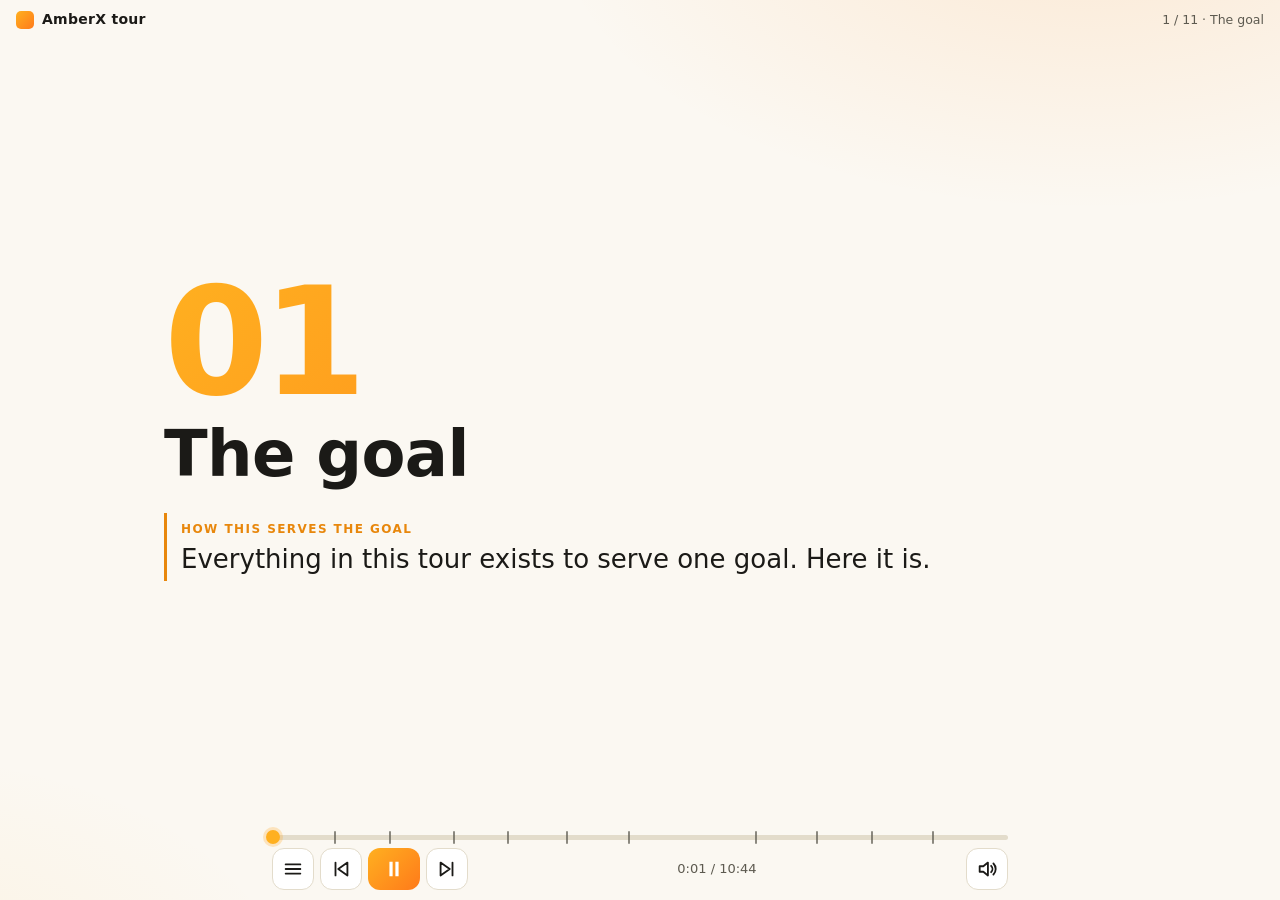
<file: slides/index.html>
<!doctype html>
<html lang="en">
<head>
<meta charset="utf-8">
<meta name="viewport" content="width=device-width, initial-scale=1, viewport-fit=cover">
<meta name="color-scheme" content="dark light">
<meta name="theme-color" content="#0e0f14">
<title>AmberX Tour</title>
<meta name="description" content="A ten-minute, auto-playing guided tour of Brett's AmberX ecosystem: AXF, Dev Console, Build Pilot, axHub and how they connect.">
<link rel="icon" href="data:image/svg+xml,%3Csvg xmlns='http://www.w3.org/2000/svg' viewBox='0 0 32 32'%3E%3Crect width='32' height='32' rx='8' fill='%23ff9a1f'/%3E%3Cpath d='M9 23 16 8l7 15h-4l-3-7-3 7z' fill='%230e0f14'/%3E%3C/svg%3E">
<link rel="stylesheet" href="../css/style.css">
</head>
<body>
<div id="app">
  <header class="top">
    <div class="brand"><span class="logo" aria-hidden="true"></span><span>AmberX tour</span></div>
    <div class="chap-label" id="chapLabel"></div>
  </header>

  <main class="stage" id="stage">
    <button class="edge edge-l" id="edgeL" aria-label="Previous scene"></button>
    <section id="scene" class="scene" aria-live="off"></section>
    <button class="edge edge-r" id="edgeR" aria-label="Next scene"></button>
    <div class="flash" id="flash" aria-hidden="true"></div>
  </main>

  <footer class="controls">
    <div class="bar" id="bar" role="slider" tabindex="0" aria-label="Tour progress" aria-valuemin="0" aria-valuemax="100" aria-valuenow="0">
      <div class="fill" id="fill"></div><div class="marks" id="marks"></div><div class="knob" id="knob"></div>
    </div>
    <div class="row">
      <button class="btn" id="btnMenu" aria-label="Chapter menu" title="Chapters (M)">
        <svg viewBox="0 0 24 24"><path d="M4 7h16M4 12h16M4 17h16"/></svg></button>
      <button class="btn" id="btnPrev" aria-label="Previous scene" title="Previous (Left arrow)">
        <svg viewBox="0 0 24 24"><path d="M6 5v14M19 5 9 12l10 7z"/></svg></button>
      <button class="btn play" id="btnPlay" aria-label="Pause" title="Play / pause (Space)"></button>
      <button class="btn" id="btnNext" aria-label="Next scene" title="Next (Right arrow)">
        <svg viewBox="0 0 24 24"><path d="M18 5v14M5 5l10 7-10 7z"/></svg></button>
      <div class="time" id="time" aria-live="off">0:00 / 0:00</div>
      <button class="btn" id="btnSpeak" aria-label="Narration off" aria-pressed="false" title="Narration (N)">
        <svg viewBox="0 0 24 24"><path d="M4 9v6h4l5 4V5L8 9zM16.5 8.5a5 5 0 0 1 0 7M19 6a8.5 8.5 0 0 1 0 12"/></svg></button>
    </div>
  </footer>

  <div class="sheet" id="sheet" hidden>
    <div class="sheet-bg" id="sheetBg"></div>
    <div class="sheet-panel" role="dialog" aria-label="Chapters">
      <div class="sheet-head"><b>Chapters</b><button class="btn" id="sheetClose" aria-label="Close">
        <svg viewBox="0 0 24 24"><path d="M6 6l12 12M18 6 6 18"/></svg></button></div>
      <ol id="chapList"></ol>
    </div>
  </div>
</div>
<noscript><p style="padding:24px;font:16px system-ui">This tour needs JavaScript.</p></noscript>
<script src="../js/script.js"></script>
<script src="../js/diagram.js"></script>
<script src="../js/app.js"></script>
</body>
</html>
</file>
<file: css/style.css>
:root {
  --bg: #0e0f14; --bg2: #151722; --panel: #1b1e2b; --line: #2a2e40;
  --text: #f2f3f7; --muted: #a3a8bd;
  --amber: #ffb020; --orange: #ff7a1a; --accent: #ffa31f; --on-accent: #1a1204;
  --k-me-bg: #2a2410; --k-me-bd: #ffd166;
  --k-amber-bg: #2b2111; --k-amber-bd: #ffa31f;
  --k-hub-bg: #33180f; --k-hub-bd: #ff6a3d;
  --k-ext-bg: #172338; --k-ext-bd: #5aa2ff;
  --k-infra-bg: #11302d; --k-infra-bd: #38d2b4;
  --edge: #8f95ad; --pkt: #ffd166;
  --live: #3ddc97; --built: #4fc3f7; --coming: #c39bff; --planned: #9aa3c0; --hold: #ff8a8a; --target: #ffd166; --dormant: #7b8196;
  --shadow: 0 10px 30px rgba(0,0,0,.35);
}
@media (prefers-color-scheme: light) {
  :root {
    --bg: #fbf8f2; --bg2: #f3eee3; --panel: #ffffff; --line: #e3dccb;
    --text: #1b1a17; --muted: #5d5a50; --accent: #e8870c; --on-accent: #fff;
    --k-me-bg: #fff4cf; --k-me-bd: #c98f00;
    --k-amber-bg: #fff0d6; --k-amber-bd: #e8870c;
    --k-hub-bg: #ffe4da; --k-hub-bd: #d9441c;
    --k-ext-bg: #e4efff; --k-ext-bd: #2f6fd1;
    --k-infra-bg: #d9f5ef; --k-infra-bd: #11866f;
    --edge: #6b6f82; --pkt: #e8870c;
    --live: #0f8f58; --built: #0a76a8; --coming: #7a46d1; --planned: #5d6584; --hold: #c43e3e; --target: #a86f00; --dormant: #6a7087;
    --shadow: 0 8px 22px rgba(60,40,0,.12);
  }
}
* { box-sizing: border-box; }
html, body { height: 100%; margin: 0; }
body { background: var(--bg); color: var(--text); font: 16px/1.4 system-ui, -apple-system, "Segoe UI", Roboto, sans-serif; overflow: hidden; -webkit-tap-highlight-color: transparent; }
#app { height: 100vh; height: 100dvh; display: grid; grid-template-rows: auto 1fr auto; max-width: 100vw; background:
  radial-gradient(900px 500px at 85% -10%, rgba(255,140,30,.14), transparent 60%), radial-gradient(700px 400px at -10% 110%, rgba(255,176,32,.08), transparent 60%), var(--bg); }
button { font: inherit; color: inherit; }

.top { display: flex; justify-content: space-between; align-items: center; gap: 12px; padding: max(10px, env(safe-area-inset-top)) 16px 6px; }
.brand { display: flex; align-items: center; gap: 8px; font-weight: 700; font-size: 14px; letter-spacing: .02em; }
.logo { width: 18px; height: 18px; border-radius: 5px; background: linear-gradient(135deg, var(--amber), var(--orange)); display: inline-block; }
.chap-label { font-size: 12.5px; color: var(--muted); white-space: nowrap; overflow: hidden; text-overflow: ellipsis; }

.stage { position: relative; min-height: 0; overflow: hidden; }
.scene { position: absolute; inset: 0; padding: 4px 16px 8px; display: flex; flex-direction: column; max-width: 860px; margin: 0 auto; cursor: pointer; }
.scene.in > * { animation: rise .5s cubic-bezier(.2,.8,.2,1) both; }
.scene.in > .visual { animation-delay: .08s; }
@keyframes rise { from { opacity: 0; transform: translateY(10px); } to { opacity: 1; transform: none; } }
.ctag { font-size: 12px; text-transform: uppercase; letter-spacing: .12em; color: var(--accent); font-weight: 700; margin: 6px 0 2px; }
h1 { margin: 0 0 6px; font-size: clamp(25px, 7vw, 42px); line-height: 1.08; font-weight: 800; letter-spacing: -.01em; }
.visual { flex: 1 1 auto; min-height: 0; display: flex; align-items: center; justify-content: center; overflow: hidden; }
.cap { margin: 8px 0 4px; min-height: 4.4em; font-size: clamp(17px, 4.6vw, 24px); line-height: 1.32; color: var(--text); font-weight: 500; }
.cap.swap { animation: capin .45s ease both; }
@keyframes capin { from { opacity: 0; transform: translateY(6px); } to { opacity: 1; transform: none; } }

/* title card */
.is-title { justify-content: center; }
.title-card { display: flex; flex-direction: column; gap: 10px; }
.chno { font-size: clamp(64px, 24vw, 150px); font-weight: 900; line-height: .9; background: linear-gradient(135deg, var(--amber), var(--orange)); -webkit-background-clip: text; background-clip: text; color: transparent; letter-spacing: -.04em; }
h1.big { font-size: clamp(34px, 11vw, 64px); margin: 0; }
.serves { margin-top: 14px; border-left: 3px solid var(--accent); padding: 4px 0 4px 14px; }
.serves span { font-size: 12px; text-transform: uppercase; letter-spacing: .12em; color: var(--accent); font-weight: 700; }
.serves p { margin: 4px 0 0; font-size: clamp(18px, 4.8vw, 26px); line-height: 1.3; }

/* cards */
.cards { width: 100%; display: grid; gap: 8px; grid-template-columns: 1fr; align-content: center; }
.cards.dense { gap: 6px; }
.card { display: flex; align-items: center; gap: 10px; background: var(--panel); border: 1px solid var(--line); border-left: 4px solid var(--accent); border-radius: 12px; padding: 9px 12px; box-shadow: var(--shadow); animation: pop .5s cubic-bezier(.2,.9,.3,1.2) both; }
.dense .card { padding: 6px 10px; }
@keyframes pop { from { opacity: 0; transform: translateY(12px) scale(.96); } to { opacity: 1; transform: none; } }
.ctext { flex: 1; min-width: 0; }
.ct { font-weight: 700; font-size: 15.5px; line-height: 1.2; overflow-wrap: anywhere; }
.cb { color: var(--muted); font-size: 13px; line-height: 1.25; margin-top: 1px; }
.num { flex: none; width: 26px; height: 26px; border-radius: 50%; background: var(--accent); color: var(--on-accent); font-weight: 800; font-size: 13px; display: grid; place-items: center; }
.badge { flex: none; font-size: 10.5px; font-weight: 800; letter-spacing: .08em; text-transform: uppercase; padding: 3px 8px; border-radius: 999px; border: 1.5px solid currentColor; }
.b-live { color: var(--live); } .b-built { color: var(--built); } .b-coming { color: var(--coming); } .b-planned { color: var(--planned); }
.b-hold { color: var(--hold); } .b-target { color: var(--target); } .b-dormant { color: var(--dormant); }
.card.st-live { border-left-color: var(--live); } .card.st-built { border-left-color: var(--built); }
.card.st-coming { border-left-color: var(--coming); border-style: dashed; border-left-style: solid; }
.card.st-planned { border-left-color: var(--planned); border-style: dashed; border-left-style: solid; }
.card.st-hold { border-left-color: var(--hold); border-style: dashed; border-left-style: solid; }
.card.st-target { border-left-color: var(--target); } .card.st-dormant { border-left-color: var(--dormant); opacity: .85; }
.card.st-coming .ct, .card.st-planned .ct, .card.st-hold .ct { font-style: normal; }

/* flow diagrams */
svg.flow { width: 100%; height: 100%; max-height: 100%; overflow: visible; }
.node { animation: nodein .55s cubic-bezier(.2,.9,.3,1.2) both; transform-box: view-box; }
@keyframes nodein { from { opacity: 0; transform: scale(.8); } to { opacity: 1; transform: none; } }
.node rect { stroke-width: 1.8; }
.node .nl { font-weight: 700; fill: var(--text); } .node .ns { fill: var(--muted); }
.k-me rect { fill: var(--k-me-bg); stroke: var(--k-me-bd); } .k-amber rect { fill: var(--k-amber-bg); stroke: var(--k-amber-bd); }
.k-hub rect { fill: var(--k-hub-bg); stroke: var(--k-hub-bd); } .k-ext rect { fill: var(--k-ext-bg); stroke: var(--k-ext-bd); }
.k-infra rect { fill: var(--k-infra-bg); stroke: var(--k-infra-bd); }
.node.st-coming rect, .node.st-planned rect, .node.st-hold rect { stroke-dasharray: 5 4; }
.tag rect { stroke: none !important; } .tag text { font-size: 8.5px; font-weight: 800; letter-spacing: .06em; fill: #fff; }
.st-coming .tag rect { fill: var(--coming); } .st-planned .tag rect { fill: var(--planned); } .st-hold .tag rect { fill: var(--hold); }
.edge { fill: none; stroke: var(--edge); stroke-width: 2; stroke-linecap: round; stroke-linejoin: round; stroke-dasharray: 1; stroke-dashoffset: 1; animation: draw .6s ease-out both; }
@keyframes draw { to { stroke-dashoffset: 0; } }
.arrow { fill: var(--edge); animation: fadein .3s both; }
.elabel { font-size: 10.5px; fill: var(--muted); paint-order: stroke; stroke: var(--bg); stroke-width: 4px; stroke-linejoin: round; animation: fadein .4s both; }
.pkt { fill: var(--pkt); filter: drop-shadow(0 0 4px var(--pkt)); }
@keyframes fadein { from { opacity: 0; } to { opacity: 1; } }
.paused .card, .paused .node, .paused .edge, .paused .arrow, .paused .elabel, .paused .url { animation-play-state: paused !important; }

/* end card */
.urls { width: 100%; display: grid; grid-template-columns: 1fr; gap: 4px; align-content: center; }
.goalbox { grid-column: 1 / -1; padding: 8px 12px; margin-bottom: 4px; border-radius: 12px; background: linear-gradient(135deg, var(--amber), var(--orange)); color: var(--on-accent); font-size: 13px; line-height: 1.3; animation: pop .5s both; }
.goalbox b { text-transform: uppercase; letter-spacing: .08em; font-size: 11px; margin-right: 4px; }
.url { display: flex; justify-content: space-between; align-items: baseline; gap: 8px; padding: 6px 10px; background: var(--panel); border: 1px solid var(--line); border-left: 4px solid var(--accent); border-radius: 10px; color: var(--text); text-decoration: none; animation: pop .5s both; }
.url b { font-size: 13.5px; white-space: nowrap; } .url span { font-size: 12.5px; color: var(--accent); overflow-wrap: anywhere; text-align: right; } .url i { display: none; font-style: normal; font-size: 11.5px; color: var(--muted); }
a.url:hover, a.url:focus-visible { border-color: var(--accent); outline: none; }
.url.nolink { opacity: .85; border-left-color: var(--planned); }
.url.nolink span { display: none; } .url.nolink i { display: inline; }
.is-end .cap { min-height: 3.2em; font-size: clamp(15px, 4vw, 20px); }
.is-end h1 { font-size: clamp(22px, 6vw, 34px); }

/* controls */
.controls { padding: 6px 12px max(10px, env(safe-area-inset-bottom)); background: linear-gradient(to top, var(--bg) 70%, transparent); }
.bar { position: relative; height: 22px; cursor: pointer; touch-action: none; outline: none; }
.bar::before { content: ""; position: absolute; left: 0; right: 0; top: 9px; height: 5px; border-radius: 3px; background: var(--line); }
.fill { position: absolute; left: 0; top: 9px; height: 5px; border-radius: 3px; background: linear-gradient(90deg, var(--amber), var(--orange)); width: 0; }
.marks i { position: absolute; top: 5px; width: 2px; height: 13px; background: var(--muted); opacity: .7; border-radius: 1px; }
.knob { position: absolute; top: 4px; width: 14px; height: 14px; margin-left: -7px; border-radius: 50%; background: var(--amber); box-shadow: 0 0 0 3px rgba(255,163,31,.25); left: 0; }
.bar:focus-visible .knob { box-shadow: 0 0 0 4px var(--accent); }
.row { display: flex; align-items: center; gap: 6px; }
.btn { width: 42px; height: 42px; border-radius: 12px; border: 1px solid var(--line); background: var(--panel); display: grid; place-items: center; cursor: pointer; padding: 0; flex: none; }
.btn svg { width: 22px; height: 22px; fill: currentColor; stroke: currentColor; stroke-width: 2; stroke-linecap: round; stroke-linejoin: round; }
.btn svg path { fill: none; }
.btn.play { width: 52px; background: linear-gradient(135deg, var(--amber), var(--orange)); color: var(--on-accent); border: 0; }
.btn.play svg path { fill: currentColor; stroke: none; }
.btn.play svg path[d^="M5 12"] { fill: none; stroke: currentColor; }
.btn.on { border-color: var(--accent); color: var(--accent); }
.btn:focus-visible, .url:focus-visible { outline: 2px solid var(--accent); outline-offset: 2px; }
.time { flex: 1; text-align: center; font-variant-numeric: tabular-nums; font-size: 13px; color: var(--muted); white-space: nowrap; }

.edge-l, .edge-r { position: absolute; top: 0; bottom: 0; width: 13%; max-width: 90px; background: transparent; border: 0; z-index: 3; padding: 0; cursor: pointer; }
.edge-l { left: 0; } .edge-r { right: 0; }
.flash { position: absolute; left: 50%; top: 45%; width: 76px; height: 76px; margin: -38px; border-radius: 50%; background: rgba(0,0,0,.55); color: #fff; display: grid; place-items: center; opacity: 0; pointer-events: none; z-index: 4; }
.flash svg { width: 38px; height: 38px; fill: currentColor; }
.flash.go { animation: flashgo .7s ease-out; }
@keyframes flashgo { 0% { opacity: 0; transform: scale(.7); } 25% { opacity: 1; } 100% { opacity: 0; transform: scale(1.15); } }

/* chapter sheet */
.sheet { position: fixed; inset: 0; z-index: 20; display: flex; align-items: flex-end; justify-content: center; }
.sheet[hidden] { display: none; }
.sheet-bg { position: absolute; inset: 0; background: rgba(0,0,0,.55); animation: fadein .2s both; }
.sheet-panel { position: relative; width: 100%; max-width: 560px; max-height: 82dvh; overflow: auto; background: var(--bg2); border: 1px solid var(--line); border-radius: 18px 18px 0 0; padding: 10px 12px max(14px, env(safe-area-inset-bottom)); animation: up .28s cubic-bezier(.2,.8,.2,1) both; }
@keyframes up { from { transform: translateY(30px); opacity: 0; } to { transform: none; opacity: 1; } }
.sheet-head { display: flex; justify-content: space-between; align-items: center; padding: 2px 4px 8px; font-size: 17px; }
#chapList { list-style: none; margin: 0; padding: 0; display: grid; gap: 6px; }
#chapList button { width: 100%; display: flex; align-items: center; gap: 12px; text-align: left; padding: 10px 12px; border-radius: 12px; border: 1px solid var(--line); background: var(--panel); cursor: pointer; }
#chapList .on button { border-color: var(--accent); background: var(--k-amber-bg); }
#chapList .n { flex: none; width: 28px; height: 28px; border-radius: 50%; background: var(--accent); color: var(--on-accent); font-weight: 800; display: grid; place-items: center; font-size: 14px; }
#chapList .tt { flex: 1; min-width: 0; display: flex; flex-direction: column; } #chapList small { color: var(--muted); font-size: 12.5px; }
#chapList .d { color: var(--muted); font-size: 13px; font-variant-numeric: tabular-nums; }

/* wider screens */
@media (min-width: 700px) and (min-aspect-ratio: 5/4) {
  .cards { grid-template-columns: 1fr 1fr; } .urls { grid-template-columns: 1fr 1fr; } .url i { display: inline; }
  .scene { padding: 8px 24px; max-width: 1000px; }
  .is-title { flex-direction: column; }
  .controls { max-width: 760px; margin: 0 auto; width: 100%; }
}
@media (max-height: 640px) { .cap { min-height: 3.6em; } h1 { font-size: clamp(22px, 6vw, 32px); } }

@media (prefers-reduced-motion: reduce) {
  *, *::before, *::after { animation-duration: .001ms !important; animation-delay: 0s !important; animation-iteration-count: 1 !important; transition: none !important; }
  .edge { stroke-dashoffset: 0; }
}
</file>
